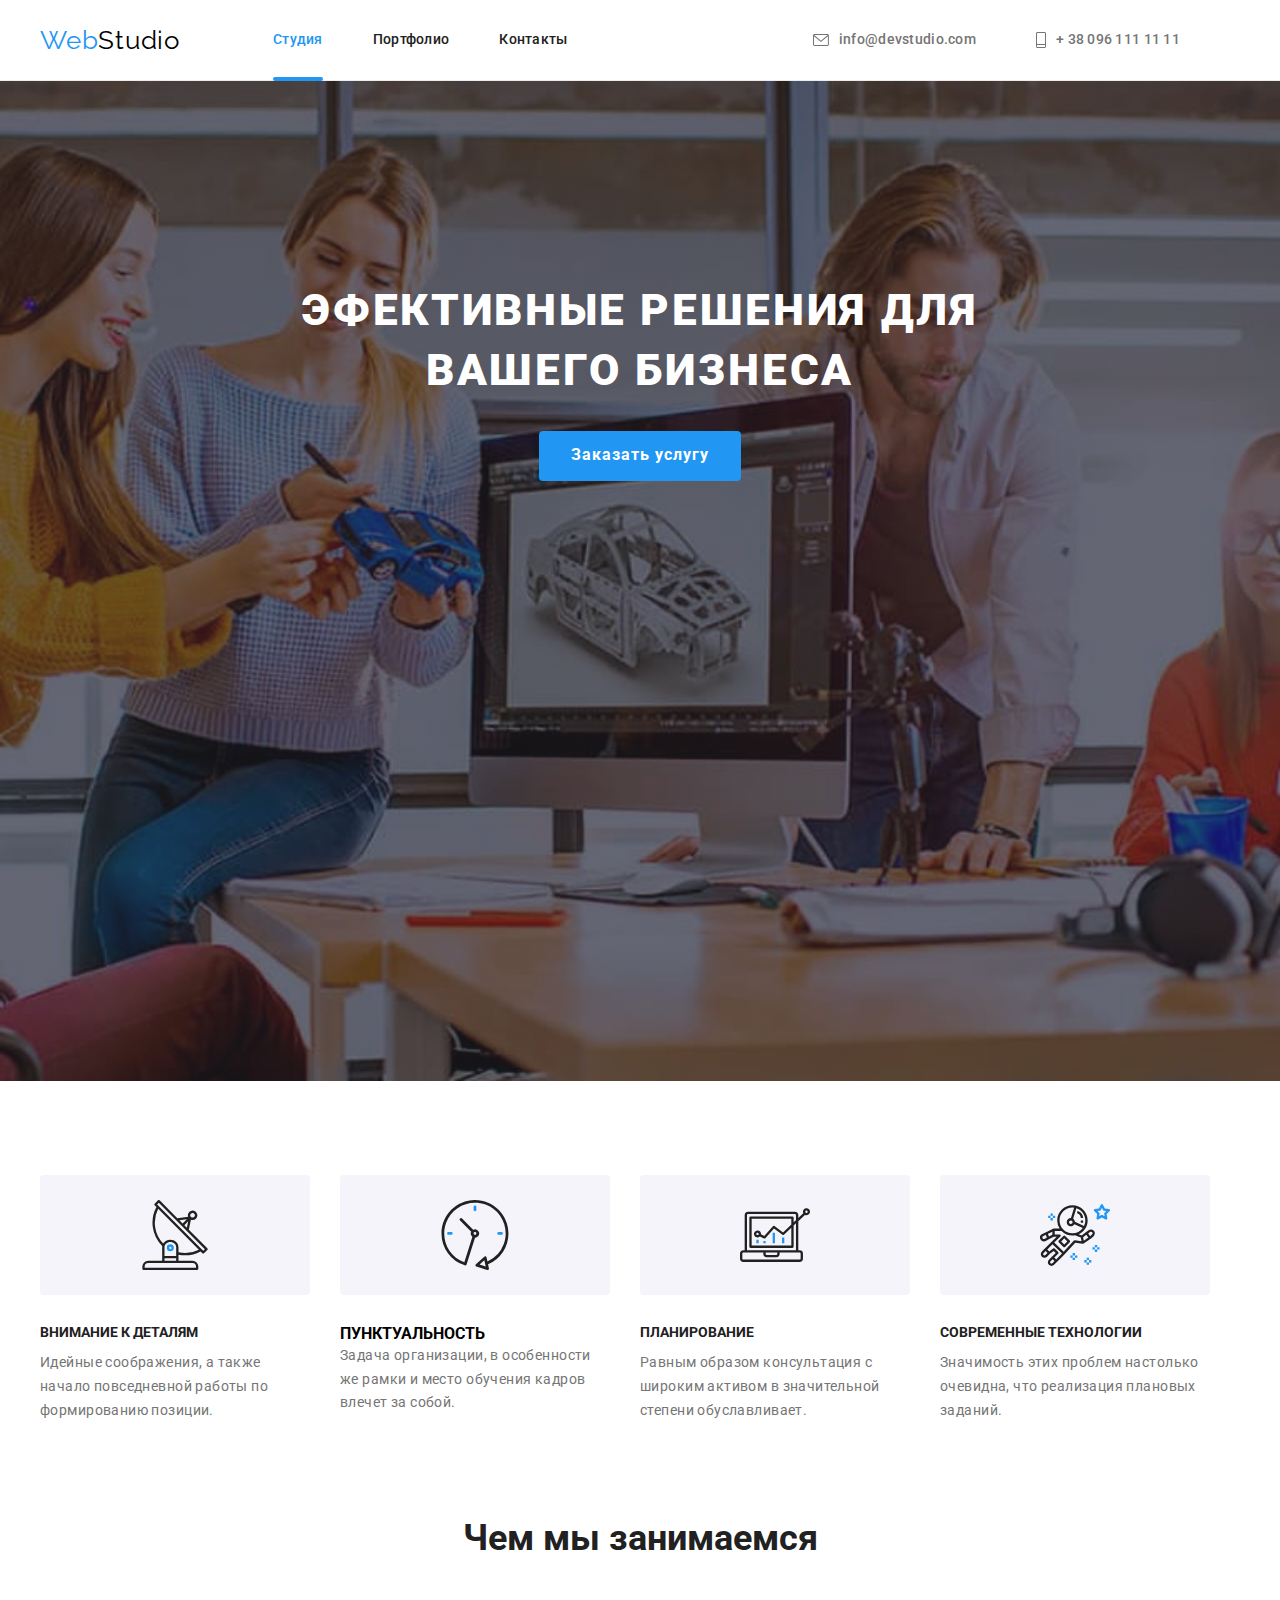
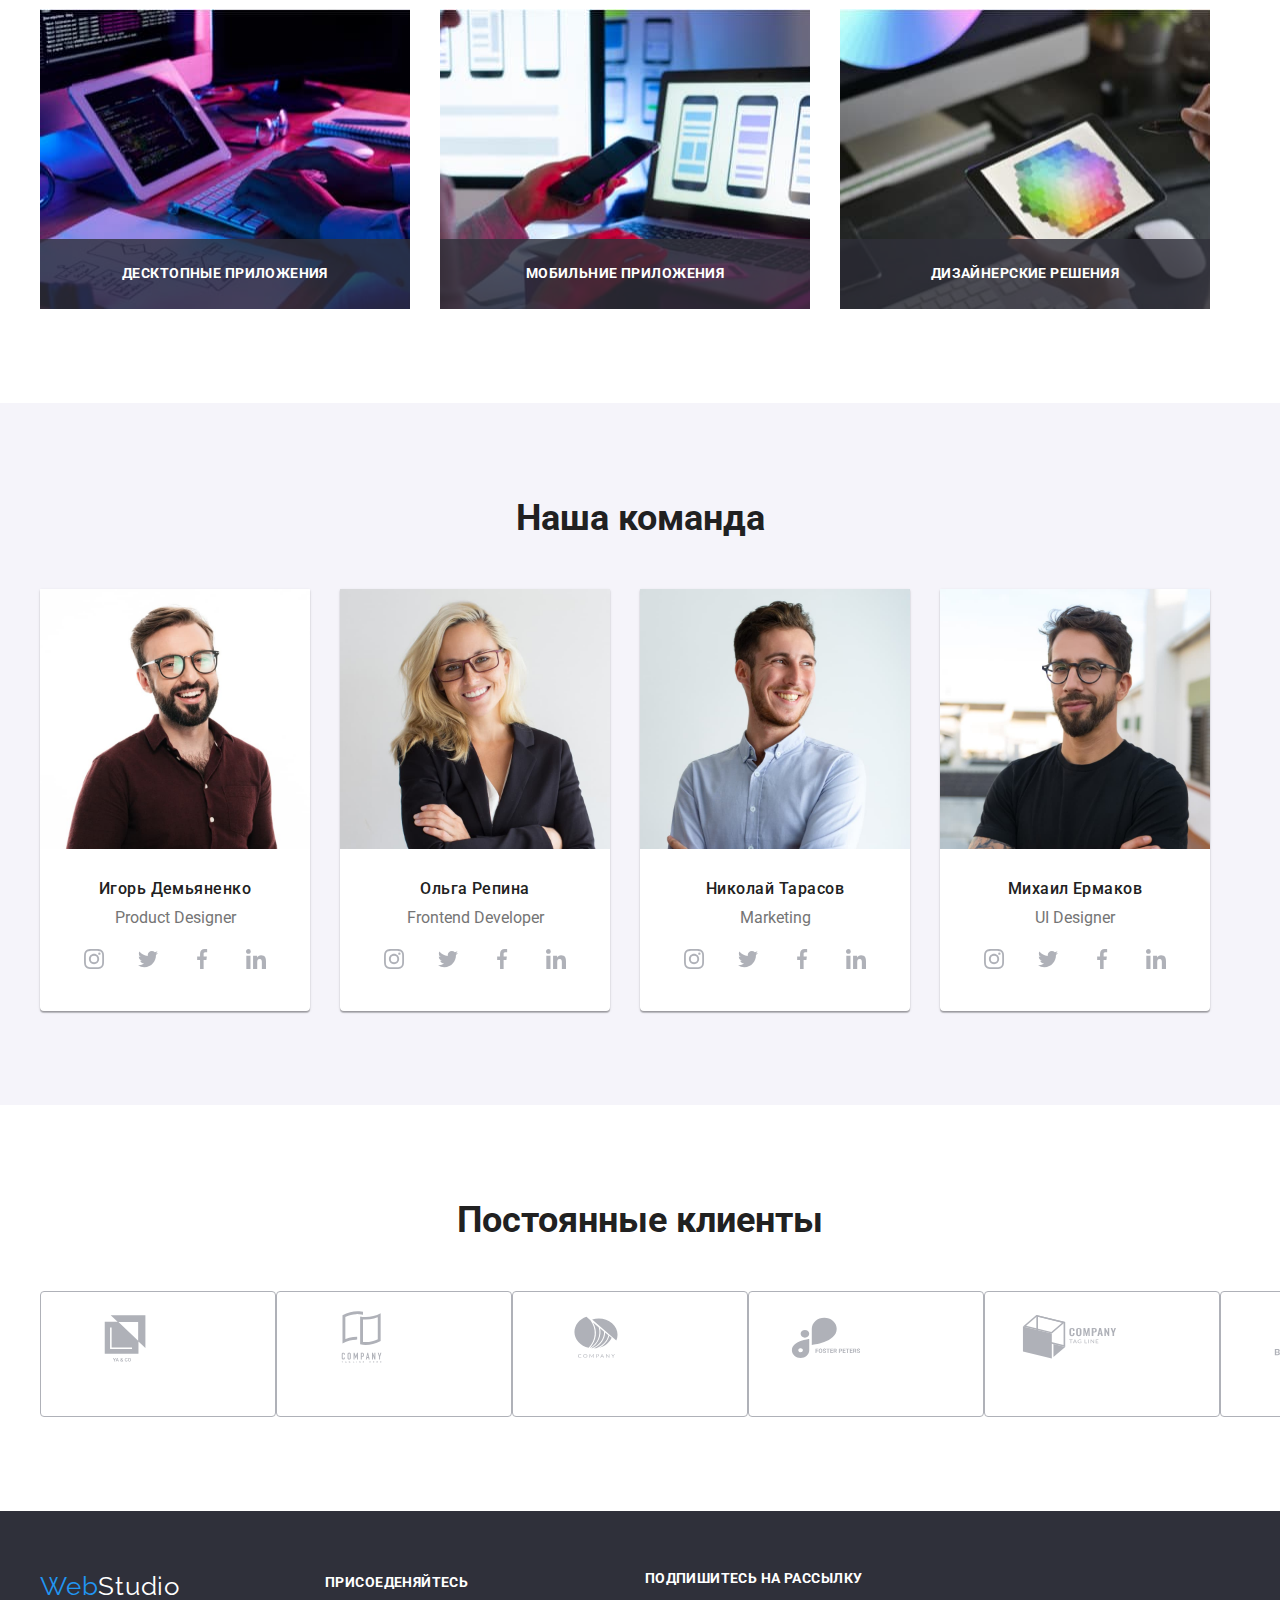
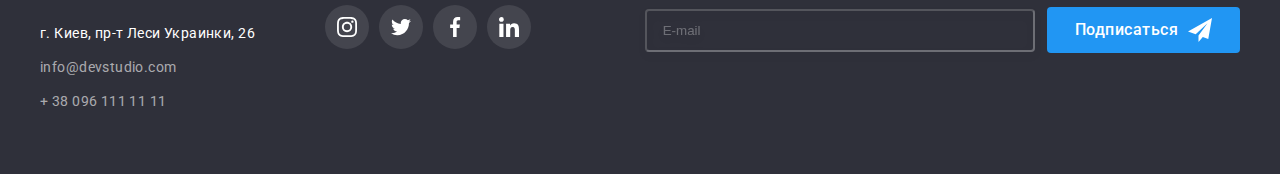
<file: index.html>
<!DOCTYPE html>
<html lang="ru">
  <head>
    <meta charset="UTF-8" />
    <meta http-equiv="X-UA-Compatible" content="IE=edge" />
    <meta name="viewport" content="width=device-width, initial-scale=1.0" />
    <title>Document</title>
    <link rel="preconnect" href="https://fonts.googleapis.com" />
    <link rel="preconnect" href="https://fonts.gstatic.com" crossorigin />
    <link
      href="https://fonts.googleapis.com/css2?family=Raleway:wght@700&family=Roboto:wght@400;500;700;900&display=swap"
      rel="stylesheet"
    />
    <link
      rel="stylesheet"
      href="https://cdnjs.cloudflare.com/ajax/libs/modern-normalize/1.1.0/modern-normalize.min.css"
      integrity="sha512-wpPYUAdjBVSE4KJnH1VR1HeZfpl1ub8YT/NKx4PuQ5NmX2tKuGu6U/JRp5y+Y8XG2tV+wKQpNHVUX03MfMFn9Q=="
      crossorigin="anonymous"
      referrerpolicy="no-referrer"
    />
    <link rel="stylesheet" href="./css/styles.css" />
    <link rel="stylesheet" href="./css/main.min.css" />
  </head>
  <body class="body">
    <header class="header">
      <!-- header -->
      <div class="container header__flex">
        <a href="./" class="logo">
          <span class="logo__text">Web</span><span class="logo__text--color">Studio</span></a
        >
        <nav class="header__nav">
          <ul class="nav-site list">
            <li class="nav-site__item">
              <a href="./index.html" class="nav-site__link nav-site__link--active">Студия</a>
            </li>
            <li class="nav-site__item">
              <a href="./portfolio.html" class="nav-site__link">Портфолио</a>
            </li>
            <li class="nav-site__item"><a href="" class="nav-site__link">Контакты</a></li>
          </ul>
        </nav>
        <ul class="contacts list">
          <li class="contacts__item">
            <a class="contacts__link" href="mailto:info@devstudio.com">
              <svg class="contacts__icon" width="16" height="12">
                <use href="./images/icons.svg#icon-envelope"></use>
              </svg>
              info@devstudio.com
            </a>
          </li>
          <li class="contacts__item">
            <a class="contacts__link" href="tel:+380961111111">
              <svg class="contacts__icon .contacts__link--current" width="10" height="16">
                <use href="./images/icons.svg#icon-Vector"></use>
              </svg>
              + 38 096 111 11 11
            </a>
          </li>
        </ul>
      </div>
    </header>

    <!-- section 1 -->
    <main class="main">
      <section class="section services">
        <div class="container">
          <h1 class="services__text">ЭФЕКТИВНЫЕ РЕШЕНИЯ ДЛЯ ВАШЕГО БИЗНЕСА</h1>
          <button class="btm services__button" data-modal-open type="button">
            Заказать услугу
          </button>
        </div>
      </section>

      <!-- section 2 -->
      <section class="section styles">
        <div class="container">
          <h2 class="visually-hidden">Наш стиль</h2>
          <ul class="styles__line list">
            <li class="styles__item">
              <div class="styles__img">
                <svg class="styles__icon" width="70" height="70">
                  <use href="./images/icons.svg#icon-antenna"></use>
                </svg>
              </div>
              <h3 class="styles__header">ВНИМАНИЕ К ДЕТАЛЯМ</h3>
              <p class="styles__tex">
                Идейные соображения, а также начало повседневной работы по формированию позиции.
              </p>
            </li>
            <li class="styles__item">
              <div class="styles__img">
                <svg class="styles__icon" width="70" height="70">
                  <use href="./images/icons.svg#icon-clock"></use>
                </svg>
              </div>
              <h3 class="stylese__header">ПУНКТУАЛЬНОСТЬ</h3>
              <p class="styles__tex">
                Задача организации, в особенности же рамки и место обучения кадров влечет за собой.
              </p>
            </li>
            <li class="styles__item">
              <div class="styles__img">
                <svg class="styles__icon" width="70" height="70">
                  <use href="./images/icons.svg#icon-diagram"></use>
                </svg>
              </div>
              <h3 class="styles__header">ПЛАНИРОВАНИЕ</h3>
              <p class="styles__tex">
                Равным образом консультация с широким активом в значительной степени обуславливает.
              </p>
            </li>
            <li class="styles__item">
              <div class="styles__img">
                <svg class="styles__icon" width="70" height="70">
                  <use href="./images/icons.svg#icon-astronaut"></use>
                </svg>
              </div>
              <h3 class="styles__header">СОВРЕМЕННЫЕ ТЕХНОЛОГИИ</h3>
              <p class="styles__tex">
                Значимость этих проблем настолько очевидна, что реализация плановых заданий.
              </p>
            </li>
          </ul>
        </div>
      </section>
      <!-- section3 -->
      <section class="section hero">
        <div class="container">
          <h2 class="hero__title title">Чем мы занимаемся</h2>
          <ul class="hero__box list">
            <li class="hero__line">
              <div class="hero__img">
                <img class="img" src="./images/box1.jpg" alt="Графика" width="370" height="300" />
                <p class="hero__text">ДЕСКТОПНЫЕ ПРИЛОЖЕНИЯ</p>
              </div>
            </li>
            <li class="hero__line">
              <div class="hero__img">
                <img
                  class="img"
                  src="./images/box2.jpg"
                  alt="Доступность"
                  width="370"
                  height="300"
                />
                <p class="hero__text">MОБИЛЬНИЕ ПРИЛОЖЕНИЯ</p>
              </div>
            </li>
            <li class="hero__line">
              <div class="hero__img">
                <img class="img" src="./images/box3.jpg" alt="Палитра" width="370" height="300" />
                <p class="hero__text">ДИЗАЙНЕРСКИЕ РЕШЕНИЯ</p>
              </div>
            </li>
          </ul>
        </div>
      </section>
      <!-- section 4-->
      <section class="section team">
        <div class="container">
          <h2 class="team__title title">Наша команда</h2>
          <ul class="team__list list">
            <li class="team__img">
              <img
                class="team__image"
                src="./images/product.jpg"
                alt="Дизайнер"
                width="270"
                height="260"
              />
              <div class="team-styles">
                <h3 class="team__header">Игорь Демьяненко</h3>
                <p class="team__text" lang="en">Product Designer</p>
                <ul class="team-styles__list list">
                  <li class="team-styles__item">
                    <a href="#" class="team-styles__link link">
                      <svg class="team-item__icon" widht="20" height="20">
                        <use href="./images/icons.svg#icon-instagram"></use>
                      </svg>
                    </a>
                  </li>
                  <li class="team-styles__item">
                    <a href="" class="team-styles__link link">
                      <svg class="team-item__icon" widht="20" height="20">
                        <use href="./images/icons.svg#icon-twitter"></use>
                      </svg>
                    </a>
                  </li>
                  <li class="team-styles__item">
                    <a href="" class="team-styles__link link"
                      ><svg class="team-item__icon" widht="20" height="20">
                        <use href="./images/icons.svg#icon-facebook"></use>
                      </svg>
                    </a>
                  </li>
                  <li class="team-styles__item">
                    <a href="" class="team-styles__link link">
                      <svg class="team-item__icon" widht="20" height="20">
                        <use href="./images/icons.svg#icon-linkedin"></use>
                      </svg>
                    </a>
                  </li>
                </ul>
              </div>
            </li>
            <li class="team__img">
              <img
                class="team__image"
                src="./images/frontend.jpg"
                alt="Фронтенд"
                width="270"
                height="260"
              />
              <div class="team-styles">
                <h3 class="team__header">Ольга Репина</h3>
                <p class="team__text" lang="en">Frontend Developer</p>
                <ul class="team-styles__list list">
                  <li class="team-styles__item">
                    <a class="team-styles__link link" href="">
                      <svg class="team-item__icon" widht="20" height="20">
                        <use href="./images/icons.svg#icon-instagram"></use>
                      </svg>
                    </a>
                  </li>
                  <li class="team-styles__item">
                    <a class="team-styles__link link" href="">
                      <svg class="team-item__icon" widht="20" height="20">
                        <use href="./images/icons.svg#icon-twitter"></use>
                      </svg>
                    </a>
                  </li>
                  <li class="team-styles__item">
                    <a class="team-styles__link link" href="">
                      <svg class="team-item__icon" widht="20" height="20">
                        <use href="./images/icons.svg#icon-facebook"></use>
                      </svg>
                    </a>
                  </li>
                  <li class="team-styles__item">
                    <a class="team-styles__link link" href="">
                      <svg class="team-item__icon" widht="20" height="20">
                        <use href="./images/icons.svg#icon-linkedin"></use>
                      </svg>
                    </a>
                  </li>
                </ul>
              </div>
            </li>
            <li class="team__img">
              <img
                class="team__image"
                src="./images/marketing.jpg"
                alt="Маркетинг"
                width="270"
                height="260"
              />
              <div class="team-styles">
                <h3 class="team__header">Николай Тарасов</h3>
                <p class="team__text" lang="en">Marketing</p>
                <ul class="team-styles__list list">
                  <li class="team-styles__item">
                    <a class="team-styles__link link" href="">
                      <svg class="team-item__icon" widht="20" height="20">
                        <use href="./images/icons.svg#icon-instagram"></use>
                      </svg>
                    </a>
                  </li>
                  <li class="team-styles__item">
                    <a class="team-styles__link link" href="">
                      <svg class="team-item__icon" widht="20" height="20">
                        <use href="./images/icons.svg#icon-twitter"></use>
                      </svg>
                    </a>
                  </li>
                  <li class="team-styles__item">
                    <a class="team-styles__link link" href="">
                      <svg class="team-item__icon" widht="20" height="20">
                        <use href="./images/icons.svg#icon-facebook"></use>
                      </svg>
                    </a>
                  </li>
                  <li class="team-styles__item">
                    <a class="team-styles__link link" href="">
                      <svg class="team-item__icon" widht="20" height="20">
                        <use href="./images/icons.svg#icon-linkedin"></use>
                      </svg>
                    </a>
                  </li>
                </ul>
              </div>
            </li>
            <li class="team__img">
              <img
                class="team__image"
                src="./images/ul.jpg"
                alt="Дизайнер"
                width="270"
                height="260"
              />
              <div class="team-styles">
                <h3 class="team__header">Михаил Ермаков</h3>
                <p class="team__text" lang="en">UI Designer</p>
                <ul class="team-styles__list list">
                  <li class="team-styles__item">
                    <a class="team-styles__link link" href="">
                      <svg class="team-item__icon" widht="20" height="20">
                        <use href="./images/icons.svg#icon-instagram"></use>
                      </svg>
                    </a>
                  </li>
                  <li class="team-styles__item">
                    <a class="team-styles__link link" href="">
                      <svg class="team-item__icon" widht="20" height="20">
                        <use href="./images/icons.svg#icon-twitter"></use>
                      </svg>
                    </a>
                  </li>
                  <li class="team-styles__item">
                    <a class="team-styles__link link" href="">
                      <svg class="team-item__icon" widht="20" height="20">
                        <use href="./images/icons.svg#icon-facebook"></use>
                      </svg>
                    </a>
                  </li>
                  <li class="team-styles__item">
                    <a class="team-styles__link link" href="">
                      <svg class="team-item__icon" widht="20" height="20">
                        <use href="./images/icons.svg#icon-linkedin"></use>
                      </svg>
                    </a>
                  </li>
                </ul>
              </div>
            </li>
          </ul>
        </div>
      </section>
      <!-- ________ section 5__________ -->
      <section class="section">
        <div class="container clients">
          <h2 class="clients_title title">Постоянные клиенты</h2>
          <ul class="clients-list list">
            <li class="clients-list__logo">
              <a href="" class="clients-list__link link"
                ><svg class="clients-list__icons" width="106" height="60">
                  <use href="./images/icons.svg#icon-Logo-1"></use>
                </svg>
              </a>
            </li>
            <li class="clients-list__logo">
              <a href="" class="clients-list__link link">
                <svg class="clients-list__icons" width="106" height="60">
                  <use href="./images/icons.svg#icon-Logo-2"></use>
                </svg>
              </a>
            </li>
            <li class="clients-list__logo">
              <a href="" class="clients-list__link link">
                <svg class="clients-list__icons" width="106" height="60">
                  <use href="./images/icons.svg#icon-Logo-3"></use>
                </svg>
              </a>
            </li>
            <li class="clients-list__logo">
              <a href="" class="clients-list__link link">
                <svg class="clients-list__icons" width="106" height="60">
                  <use href="./images/icons.svg#icon-Logo-4"></use>
                </svg>
              </a>
            </li>
            <li class="clients-list__logo">
              <a href="" class="clients-list__link link"
                ><svg class="clients-list__icons" width="106" height="60">
                  <use href="./images/icons.svg#icon-Logo-5"></use>
                </svg>
              </a>
            </li>
            <li class="clients-list__logo">
              <a href="" class="clients-list__link link">
                <svg class="clients-list__icons" width="106" height="60">
                  <use href="./images/icons.svg#icon-Logo-6"></use>
                </svg>
              </a>
            </li>
          </ul>
        </div>
      </section>
    </main>
    <!-- Footer -->
    <footer class="page-footer">
      <div class="container page-footer__container">
        <div class="page-footer__main">
          <a href="./" class="logo">
            <span class="logo__text">Web</span><span class="logo__footer--color">Studio</span>
          </a>
          <address class="page-footer__address">
            <p class="page-footer__text content">г. Киев, пр-т Леси Украинки, 26</p>
            <ul class="page-footer__list list">
              <li class="page-footer__contacts contacts__item">
                <a href="mailto:info@devstudio.com" class="page-footer__mail link">
                  info@devstudio.com
                </a>
              </li>
              <li class="page-footer__contacts contacts__item">
                <a href="tel:+380961111111" class="page-footer__tel link"> + 38 096 111 11 11</a>
              </li>
            </ul>
          </address>
        </div>
        <div class="page-footer__social">
          <h3 class="page-footer__text">ПРИСОЕДЕНЯЙТЕСЬ</h3>
          <ul class="page-footer__docket list">
            <li class="footer-docket__item">
              <a class="footer-docket__link link" href="">
                <svg class="footer-docket__icon" widht="20" height="20">
                  <use href="./images/icons.svg#icon-instagram"></use>
                </svg>
              </a>
            </li>
            <li class="footer-docket__item">
              <a class="footer-docket__link link" href="">
                <svg class="footer-docket__icon" widht="20" height="20">
                  <use href="./images/icons.svg#icon-twitter"></use>
                </svg>
              </a>
            </li>
            <li class="footer-docket__item">
              <a class="footer-docket__link link" href="">
                <svg class="footer-docket__icon" widht="20" height="20">
                  <use href="./images/icons.svg#icon-facebook"></use>
                </svg>
              </a>
            </li>
            <li class="footer-docket__item">
              <a class="footer-docket__link link" href="">
                <svg class="footer-docket__icon" widht="20" height="20">
                  <use href="./images/icons.svg#icon-linkedin"></use>
                </svg>
              </a>
            </li>
          </ul>
        </div>
        <div class="page-footer__subscribe">
          <h3 class="page-footer__subtitle">ПОДПИШИТЕСЬ НА РАССЫЛКУ</h3>
          <form class="form form__subscribe">
            <input class="form__input-subscribe" type="email" name="email" placeholder="E-mail" />
            <button class="btm button__main" type="submit">
              Подписаться
              <svg class="button__icon" width="24" height="24">
                <use href="./images/icons.svg#icon-send"></use>
              </svg>
            </button>
          </form>
        </div>
      </div>
    </footer>
    <!--  -->
    <div class="backdrop is-hidden" data-modal>
      <div class="modal">
        <button type="button" class="modal__close" data-modal-close>
          <svg class="modal__close-img" widht="18" height="18">
            <use href="./images/vek.svg#icon-close"></use>
          </svg>
        </button>
        <p class="modal__title">Оставьте свои данные, мы вам перезвоним</p>
        <form class="form modal__form">
          <div class="form__field">
            <label class="form__label" for="name">Имя</label>
            <input class="form__input" type="text" name="name" id="name" />
            <svg class="form__icon" width="18" height="18">
              <use href="./images/icons.svg#icon-person"></use>
            </svg>
          </div>
          <div class="form__field">
            <label class="form__label" for="phone">Телефон</label>
            <input class="form__input" type="tel" name="phone" id="phone" />
            <svg class="form__icon" width="18" height="18">
              <use href="./images/icons.svg#icon-phone"></use>
            </svg>
          </div>
          <div class="form__field">
            <label class="form__label" for="email">Почта</label>
            <input class="form__input" type="email" name="email" id="email" />
            <svg class="form__icon" width="18" height="18">
              <use href="./images/icons.svg#icon-email"></use>
            </svg>
          </div>
          <div class="form__field">
            <label class="form__label" for="comment">Комментарий</label>
            <textarea
              class="form__textarea"
              name="comment"
              id="comment"
              placeholder="Введите текст"
            ></textarea>
          </div>
          <!-- <div class="form-field form-checkbox"> -->
          <label for="agreemant" class="checkbox"
            ><input
              type="checkbox"
              name="agreemant"
              id="agreemant"
              class="checkbox__agreements-check visually-hidden"
            />

            <svg class="checkbox__agreements-icon" width="16" height="15">
              <use href="./images/symbol.svg#icon-check"></use>
            </svg>
            <span class="checkbox__agreements-text">
              Соглашаюсь с рассылкой и принимаю
              <a href="" class="checkbox__agreements-link">Условия договора</a>
            </span>
          </label>
          <!-- </div> -->
          <button class="btm checkbox__button" type="submit">Отправить</button>
        </form>
      </div>
    </div>
    <script src="./js/modal.js"></script>
  </body>
</html>
</file>
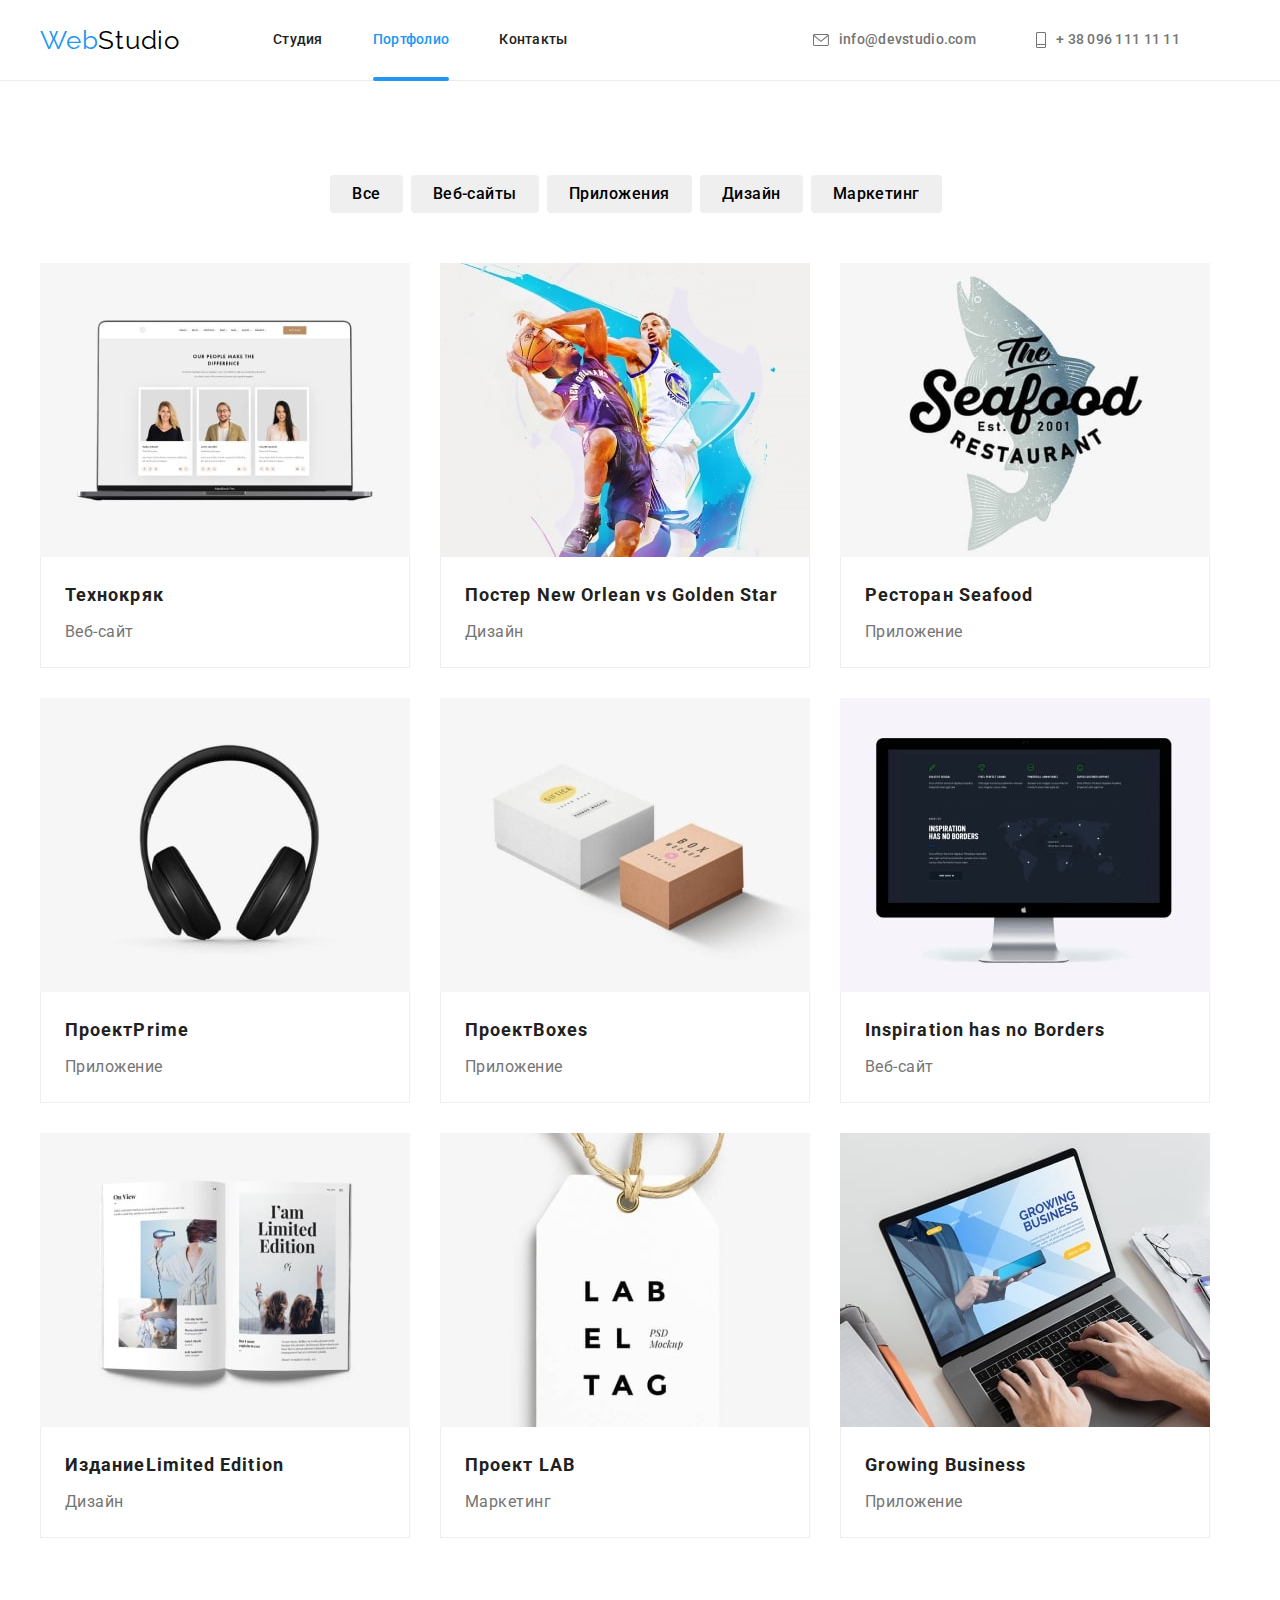
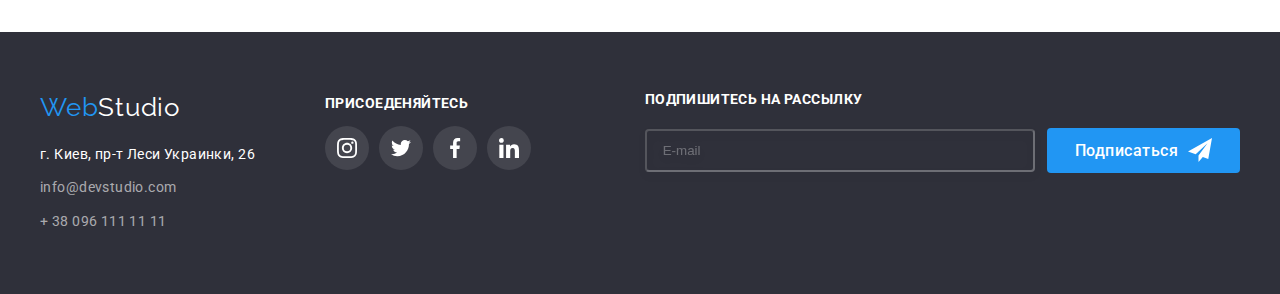
<file: portfolio.html>
<!DOCTYPE html>
<html lang="ru">
  <head>
    <meta charset="UTF-8" />
    <meta http-equiv="X-UA-Compatible" content="IE=edge" />
    <meta name="viewport" content="width=device-width, initial-scale=1.0" />
    <title>Document</title>
    <link rel="stylesheet" href="./css/styles.css" />
    <link rel="preconnect" href="https://fonts.googleapis.com" />
    <link rel="preconnect" href="https://fonts.gstatic.com" crossorigin />
    <link
      href="https://fonts.googleapis.com/css2?family=Raleway:wght@700&family=Roboto:wght@400;500;700;900&display=swap"
      rel="stylesheet"
    />
    <link
      rel="stylesheet"
      href="https://cdnjs.cloudflare.com/ajax/libs/modern-normalize/1.1.0/modern-normalize.min.css"
      integrity="sha512-wpPYUAdjBVSE4KJnH1VR1HeZfpl1ub8YT/NKx4PuQ5NmX2tKuGu6U/JRp5y+Y8XG2tV+wKQpNHVUX03MfMFn9Q=="
      crossorigin="anonymous"
      referrerpolicy="no-referrer"
    />
    <link rel="stylesheet" href="./css/styles.css" />
    <link rel="stylesheet" href="./css/main.min.css" />
  </head>
  <body class="body">
    <header class="header">
      <!-- header -->
      <div class="container header__flex">
        <a href="./" class="logo">
          <span class="logo__text">Web</span><span class="logo__text--color">Studio</span></a
        >
        <nav class="header__nav">
          <ul class="nav-site list">
            <li class="nav-site__item">
              <a href="./index.html" class="nav-site__link">Студия</a>
            </li>
            <li class="nav-site__item">
              <a href="./portfolio.html" class="nav-site__link nav-site__link--active">Портфолио</a>
            </li>
            <li class="nav-site__item"><a href="" class="nav-site__link">Контакты</a></li>
          </ul>
        </nav>
        <ul class="contacts list">
          <li class="contacts__item">
            <a class="contacts__link" href="mailto:info@devstudio.com">
              <svg class="contacts__icon" width="16" height="12">
                <use href="./images/icons.svg#icon-envelope"></use>
              </svg>
              info@devstudio.com
            </a>
          </li>
          <li class="contacts__item">
            <a class="contacts__link" href="tel:+380961111111">
              <svg class="contacts__icon .contacts__link--current" width="10" height="16">
                <use href="./images/icons.svg#icon-Vector"></use>
              </svg>
              + 38 096 111 11 11
            </a>
          </li>
        </ul>
      </div>
    </header>

    <main>
      <!-- section -->
      <section class="section all-services">
        <div class="container">
          <h1 class="visually-hidden">Услуги</h1>
          <ul class="button__active list">
            <li><button type="button" class="button__act button__act--current">Все</button></li>
            <li><button type="button" class="button__act">Веб-сайты</button></li>
            <li><button type="button" class="button__act">Приложения</button></li>
            <li><button type="button" class="button__act">Дизайн</button></li>
            <li><button type="button" class="button__act">Маркетинг</button></li>
          </ul>
          <div class="all-container">
            <ul class="all-list list">
              <li class="cards">
                <a href="" class="cards__styles link">
                  <div class="cards__img img">
                    <img src="./images/teсhno.jpg" alt="Технокряк" width="370" height="294" />
                    <p class="cards__caver">
                      Ресурс предлагает комплексные предложения с разным уровнем функционала и
                      сервисов. Все это позволит посетителю получить исчерпывающие сведения о
                      компании или частном лице.
                    </p>
                  </div>

                  <div class="cards__item">
                    <h3 class="cards__header">Технокряк</h3>
                    <p class="cards__text">Веб-сайт</p>
                  </div>
                </a>
              </li>
              <li class="cards">
                <a href="" class="cards__styles link">
                  <div class="cards__img img">
                    <img src="./images/poster.jpg" alt="Постер" width="370" height="294" />
                    <p class="cards__caver">
                      Ресурс предлагает комплексные предложения с разным уровнем функционала и
                      сервисов. Все это позволит посетителю получить исчерпывающие сведения о
                      компании или частном лице.
                    </p>
                  </div>

                  <div class="cards__item">
                    <h3 class="cards__header">
                      Постер <span lang="en">New Orlean vs Golden Star</span>
                    </h3>
                    <p class="cards__text">Дизайн</p>
                  </div>
                </a>
              </li>
              <li class="cards">
                <a href="" class="cards__styles link">
                  <div class="cards__img img">
                    <img src="./images/seafood.jpg" alt="Ресторан" width="370" height="294" />
                    <p class="cards__caver">
                      Ресурс предлагает комплексные предложения с разным уровнем функционала и
                      сервисов. Все это позволит посетителю получить исчерпывающие сведения о
                      компании или частном лице.
                    </p>
                  </div>

                  <div class="cards__item">
                    <h3 class="cards__header">Ресторан <span lang="en">Seafood</span></h3>
                    <p class="cards__text">Приложение</p>
                  </div>
                </a>
              </li>
              <li class="cards">
                <a href="" class="cards__styles link">
                  <div class="cards__img img">
                    <img src="./images/prime.jpg" alt="Проект" width="370" height="294" />
                    <p class="cards__caver">
                      Ресурс предлагает комплексные предложения с разным уровнем функционала и
                      сервисов. Все это позволит посетителю получить исчерпывающие сведения о
                      компании или частном лице.
                    </p>
                  </div>

                  <div class="cards__item">
                    <h3 class="cards__header">Проект<span lang="en">Prime</span></h3>
                    <p class="cards__text">Приложение</p>
                  </div>
                </a>
              </li>
              <li class="cards">
                <a href="" class="cards__styles link">
                  <div class="cards__img img">
                    <img src="./images/boxes.jpg" alt="Коробка" width="370" height="294" />
                    <p class="cards__caver">
                      Ресурс предлагает комплексные предложения с разным уровнем функционала и
                      сервисов. Все это позволит посетителю получить исчерпывающие сведения о
                      компании или частном лице.
                    </p>
                  </div>

                  <div class="cards__item">
                    <h3 class="cards__header">Проект<span lang="en">Boxes</span></h3>
                    <p class="cards__text">Приложение</p>
                  </div>
                </a>
              </li>
              <li class="cards">
                <a href="" class="cards__styles link">
                  <div class="cards__img img">
                    <img src="./images/no-borders.jpg" alt="Без границ" width="370" height="294" />
                    <p class="cards__caver">
                      Ресурс предлагает комплексные предложения с разным уровнем функционала и
                      сервисов. Все это позволит посетителю получить исчерпывающие сведения о
                      компании или частном лице.
                    </p>
                  </div>

                  <div class="cards__item">
                    <h3 lang="en" class="cards__header">Inspiration has no Borders</h3>
                    <p class="cards__text">Веб-сайт</p>
                  </div>
                </a>
              </li>
              <li class="cards">
                <a href="" class="cards__styles link">
                  <div class="cards__img img">
                    <img src="./images/edition.jpg" alt="Издание" width="370" height="294" />
                    <p class="cards__caver">
                      Ресурс предлагает комплексные предложения с разным уровнем функционала и
                      сервисов. Все это позволит посетителю получить исчерпывающие сведения о
                      компании или частном лице.
                    </p>
                  </div>

                  <div class="cards__item">
                    <h3 class="cards__header">Издание<span lang="en">Limited Edition</span></h3>
                    <p class="cards__text">Дизайн</p>
                  </div>
                </a>
              </li>
              <li class="cards">
                <a href="" class="cards__styles link">
                  <div class="cards__img img">
                    <img src="./images/lab.jpg" alt="Проект" width="370" height="294" />
                    <p class="cards__caver">
                      Ресурс предлагает комплексные предложения с разным уровнем функционала и
                      сервисов. Все это позволит посетителю получить исчерпывающие сведения о
                      компании или частном лице.
                    </p>
                  </div>

                  <div class="cards__item">
                    <h3 class="cards__header">Проект <span lang="en">LAB</span></h3>
                    <p class="cards__text">Маркетинг</p>
                  </div>
                </a>
              </li>
              <li class="cards">
                <a href="" class="cards__styles link">
                  <div class="cards__img img">
                    <img src="./images/growing.jpg" alt="Бизнес" width="370" height="294" />
                    <p class="cards__caver">
                      Ресурс предлагает комплексные предложения с разным уровнем функционала и
                      сервисов. Все это позволит посетителю получить исчерпывающие сведения о
                      компании или частном лице.
                    </p>
                  </div>

                  <div class="cards__item">
                    <h3 lang="en" class="cards__header">Growing Business</h3>
                    <p class="cards__text">Приложение</p>
                  </div>
                </a>
              </li>
            </ul>
          </div>
        </div>
      </section>
    </main>

    <!-- Footer -->
    <footer class="page-footer">
      <div class="container page-footer__container">
        <div class="page-footer__main">
          <a href="./" class="logo">
            <span class="logo__text">Web</span><span class="logo__footer--color">Studio</span>
          </a>
          <address class="page-footer__address">
            <p class="page-footer__text content">г. Киев, пр-т Леси Украинки, 26</p>
            <ul class="page-footer__list list">
              <li class="page-footer__contacts contacts__item">
                <a href="mailto:info@devstudio.com" class="page-footer__mail link">
                  info@devstudio.com
                </a>
              </li>
              <li class="page-footer__contacts contacts__item">
                <a href="tel:+380961111111" class="page-footer__tel link"> + 38 096 111 11 11</a>
              </li>
            </ul>
          </address>
        </div>
        <div class="page-footer__social">
          <h3 class="page-footer__text">ПРИСОЕДЕНЯЙТЕСЬ</h3>
          <ul class="page-footer__docket list">
            <li class="footer-docket__item">
              <a class="footer-docket__link link" href="">
                <svg class="footer-docket__icon" widht="20" height="20">
                  <use href="./images/icons.svg#icon-instagram"></use>
                </svg>
              </a>
            </li>
            <li class="footer-docket__item">
              <a class="footer-docket__link link" href="">
                <svg class="footer-docket__icon" widht="20" height="20">
                  <use href="./images/icons.svg#icon-twitter"></use>
                </svg>
              </a>
            </li>
            <li class="footer-docket__item">
              <a class="footer-docket__link link" href="">
                <svg class="footer-docket__icon" widht="20" height="20">
                  <use href="./images/icons.svg#icon-facebook"></use>
                </svg>
              </a>
            </li>
            <li class="footer-docket__item">
              <a class="footer-docket__link link" href="">
                <svg class="footer-docket__icon" widht="20" height="20">
                  <use href="./images/icons.svg#icon-linkedin"></use>
                </svg>
              </a>
            </li>
          </ul>
        </div>
        <div class="page-footer__subscribe">
          <h3 class="page-footer__subtitle">ПОДПИШИТЕСЬ НА РАССЫЛКУ</h3>
          <form class="form form__subscribe">
            <input class="form__input-subscribe" type="email" name="email" placeholder="E-mail" />
            <button class="btm button__main" type="submit">
              Подписаться
              <svg class="button__icon" width="24" height="24">
                <use href="./images/icons.svg#icon-send"></use>
              </svg>
            </button>
          </form>
        </div>
      </div>
    </footer>
  </body>
</html>
</file>
<file: css/styles.css>
/* index.html */
/* :root {
  --contacts-text-color: #757575;
  --header-styles-color: #212121;
  --accent-color: #2196f3;
  --primare-text-color: #ffffff;
  --beckground-second: #2f303a;
  --button-focus-color: #188ce8;
  --team-background-color: #f5f4fa;
  --logo-studio-color: #000000;
  --button-border-solid: #f5f4fa;
  --border-bottom-solid: #ececec;
  --services-styles-solid: #eeeeee;
  --footer-content-color: rgb(255, 255, 255, 0.6);
  --shadow-box-rgb: rgb(0 0 0 / 15%);
  --clients-list-color: #afb1b8;
} */
/* p,
h1,
h2,
h3,
h4,
h5,
h6 {
  margin: 0;
}
ul,
ol {
  margin: 0;
  padding-left: 0;
}
.body {
  font-family: 'Roboto', sans-serif;
  background-color: var(--primare-text-color);
  color: var(--primare-text-color);
}
.list {
  list-style-type: none;
  list-style: none;
  padding-inline-start: 0;
  margin: 0;
}
a {
  text-decoration: none;
} */
/* .section {
  padding-top: 94px;
  padding-bottom: 94px;
} */
/* .icon {
  fill: currentColor;
} */
/* ____________nav________ */

/* .container {
  width: 1200px;
  padding-left: 15px;
  padding-right: 15px;
  margin-left: auto;
  margin-right: auto;
  /* outline: 2px solid tomato; */
/* } */
/* .visually-hidden {
  position: absolute;
  white-space: nowrap;
  width: 1px;
  height: 1px;
  overflow: hidden;
  border: 0;
  padding: 0;
  clip: rect(0 0 0 0);
  clip-path: inset(50%);
  margin: -1px;
} */
*/

/* _______logo___________________ */
/* .logo {
  font-family: 'Raleway', sans-serif;
  font-size: 26px;
  line-height: 1.19;
  text-decoration: none;
  font-size: 26px;
  color: var(--accent-color);
  letter-spacing: 0.03em;
}
.logo__text--color {
  color: var(--logo-studio-color);
} */
/* -----------site-nav----------- */

/* .nav-site {
  display: flex;
  margin-left: 93px;
  height: 100%;
}

.nav-site__link {
  position: relative;
  font-weight: 500;
  font-size: 14px;
  line-height: 1.14;
  letter-spacing: 0.02em;
  padding: 32px 0;
  display: inline-flex;
  align-items: center;
  cursor: pointer;
  position: relative;

  color: var(--header-styles-color);

  transition: color 250ms cubic-bezier(0.4, 0, 0.2, 1);
}

.nav-site__link:hover,
.nav-site__link:focus,
.nav-site__link--active {
  color: var(--accent-color);
}

.nav-site__link--active::after {
  content: '';
  position: absolute;
  width: 100%;
  height: 4px;
  bottom: 0;
  display: block;
  background: var(--accent-color);
  border-radius: 2px;
  margin-bottom: -1px;

  transition: 250ms cubic-bezier(0.4, 0, 0.2, 1);
}
.nav-site__link:after {
  transform: scale(0);
}
.nav-site__link:hover::after,
.nav-site__link:focus::after,
.nav-site__link--active::after {
  transform: scaleX(1);
} */
/* .contacts__icon {
  display: inline-block;
  fill: currentColor;
  margin-right: 10px;
  margin-bottom: 0px;
}
.contacts__link {
  color: var(--contacts-text-color);
  text-decoration: none;
  font-weight: 500;
  font-size: 14px;
  line-height: 1.14;
  letter-spacing: 0.02em;
}
.contacts {
  display: flex;
  align-items: center;
  margin-left: auto;
} */
/* .contacts__link {
  font-weight: 500;
  font-size: 14px;
  line-height: 1.14;
  letter-spacing: 0.02em;
  color: var(--contacts-text-color);
  flex-direction: row;
  justify-content: end;
  margin-bottom: 0px;
  margin: auto;
  margin-right: 30px;
  
  display: flex;
  align-items: center;
  transition: color 250ms cubic-bezier(0.4, 0, 0.2, 1);
} */

/* .nav-site__item:not(last-child) {
  margin-right: 50px;
}
.contacts__item:not(last-child) {
  margin-right: 30px;
}
.contact__icon {
  margin-right: 10px;
} */

/* .contacts__link:hover,
.contacts__link:focus,
.contacts__link--current {
  color: var(--accent-color);
} */
/* _______services 1_______________ */

/* .services {
  max-width: 1600px;
  height: 600px;
  margin-left: auto;
  margin-right: auto;
  background-image: linear-gradient(to right, rgba(47, 48, 58, 0.4), rgba(47, 48, 58, 0.4)),
    url(../images/overl.jpg);

  background-repeat: no-repeat;
  background-position: center;
  background-size: cover;
  background-color: var(--beckground-second);
  text-align: center;
  padding: 200px 0;
} */
/* .services {
} */

/* .services .container {
  margin: auto;
} */
/* .services__text {
  color: var(--primare-text-color);
  font-weight: 900;
  font-size: 44px;
  line-height: 1.36;
  text-align: center;
  letter-spacing: 0.06em;
  text-transform: uppercase;
  color: var(--third-text-color);
  margin: 0 auto 30px;
  width: 696px;
}

.services__button:focus,
.services__button:hover {
  background-color: var(--button-focus-color);
}
.btm {
  background: var(--accent-color);
  color: var(--primare-text-color);
  cursor: pointer;
  font-family: 'Roboto', sans-serif;
  font-weight: 700;
  font-size: 16px;
  line-height: 1.9;
  border-width: 0;
  border-radius: 4px;
  display: flex;
  align-items: center;
  box-shadow: 0px 4px 4px, var(--shadow-box-rgb);
}

.services__button {
  text-align: center;
  letter-spacing: 0.06em;
  transition: background-color 250ms cubic-bezier(0.4, 0, 0.2, 1);

  padding: 10px 32px;

  margin-left: auto;
  margin-right: auto;
  height: 50px;
  min-width: 200px;
} */

/* __________section 2_____________ */
/* 
.styles-line__header {
  color: var(--header-styles-color);
  font-size: 14px;
  line-height: 1.14;
  list-style: none;
  margin-bottom: 10px;
}
.styles-line__tex {
  color: var(--contacts-text-color);
  font-weight: 400;
  font-size: 14px;
  line-height: 1.71;
  letter-spacing: 0.03em;
}

.styles-line__img {
  display: flex;
  border: none;
  padding: auto;
  height: 120px;
  background-color: var(--team-background-color);
  border-radius: 4px;
  margin-bottom: 30px;
  align-items: center;
  justify-content: center;
  fill: currentColor;
  padding: 0;
}
.styles-line {
  display: flex;
  flex-wrap: wrap;
}
.styles-line__item {
  width: 270px;
}
.styles-line__item:not(:last-child) {
  margin-right: 30px;
} */

/* _______section 3________ */
/* .title {
  font-weight: 700;
  font-size: 36px;
  line-height: 1.17;
  text-align: center;
  margin-bottom: 50px;
  color: var(--header-styles-color);
} */
/* .hero {
  padding-top: 0;
}
.hero-box {
  display: flex;
}
.hero-line {
  margin-right: 30px;
}
.hero-line:not(:last-child) {
  margin-right: 30px;
}
.hero-line__img {
  position: relative;
}
.hero-line__text {
  position: absolute;
  font-family: 'Roboto', sans-serif;
  font-weight: 700;
  font-size: 14px;
  line-height: 1.1;
  width: 100%;
  bottom: 0;
  padding-top: 27px;
  padding-bottom: 27px;
  text-align: center;
  letter-spacing: 0.03em;
  color: var(--primare-text-color);
  background: rgba(47, 48, 58, 0.8);
} */
/* _________________team___________ */

.team {
  background-color: var(--team-background-color);
}
.team-list {
  display: flex;
}
.team-img {
  width: 270px;
  background-color: var(--primare-text-color);
  margin-right: 30px;
  box-shadow: 0px 1px 3px rgb(0 0 0 / 12%), 0px 1px 1px rgb(0 0 0 / 14%),
    0px 2px 1px rgb(0 0 0 / 20%);
  border-radius: 0px 0px 4px 4px;
}

.team-img:not(:last-child) {
  margin-right: 30px;
}

/* .team-styles {
  padding: 30px 10px;
}

.team__header {
  color: var(--header-styles-color);
  font-weight: 500;
  font-size: 16px;
  line-height: 1.19;
  text-align: center;
  letter-spacing: 0.03em;
  margin-bottom: 10px;
}
.team__text {
  color: var(--contacts-text-color);
  font-weight: 400;
  font-size: 16px;
  line-height: 1.19;
  text-align: center;
  margin-bottom: 10px;
}
.team-styles__list {
  display: flex;
  justify-content: center;
} */

/* .team-styles__item + .team-styles__item {
  margin-left: 10px;
}

.team-styles__link {
  width: 44px;
  height: 44px;
  border-radius: 50%;
  display: flex;
  justify-content: center;
  align-items: center;
  color: var(--clients-list-color);
  transition: background-color 250ms cubic-bezier(0.4, 0, 0.2, 1),
    color 250ms cubic-bezier(0.4, 0, 0.2, 1);
}

.team-styles__link:hover,
.team-styles__link:focus {
  background-color: var(--accent-color);
  color: var(--primare-text-color);
}
.team-item__icon {
  fill: currentColor;
} */

/* <!-- ________ section 5__________ --> */
/* .clients-list {
  display: flex;
  justify-content: space-between;
}
.clients-list__logo {
  display: inline-block;
} */
/* .clients-list__link {
  display: flex;
  width: 170px;
  height: 92px;
  text-align: center;
  padding: 16px 32px;
  border: 1px solid var(--clients-list-color);
  border-radius: 4px;
  fill: currentColor;
  color: var(--clients-list-color);
  transition: border-color 250ms cubic-bezier(0.4, 0, 0.2, 1),
    color 250ms cubic-bezier(0.4, 0, 0.2, 1);
}
.clients-list__link:hover,
.clients-list__link:focus {
  border-color: var(--button-focus-color);
  color: var(--button-focus-color); } */

/* portfolio */

/* --------------button-------- */
/* .button__act:hover,
.button__act:focus {
  background: var(--accent-color);
  color: var(--primare-text-color);
  box-shadow: 0px 3px 1px rgba(0, 0, 0, 0.1), 0px 1px 2px rgba(0, 0, 0, 0.08),
    0px 2px 2px rgba(0, 0, 0, 0.12);
}
.button__active {
  display: flex;
  margin-bottom: 50px;
  justify-content: center;
} */

/* .button__act:not(last-child) {
  margin-right: 8px;
}
.button__act {
  font-weight: 500;
  text-align: center;
  margin-right: 8px;
  font-size: 16px;
  line-height: 1.62;
  letter-spacing: 0.03em;
  padding: 6px 22px;
  cursor: pointer;
  display: block;
  font-family: 'Roboto', sans-serif;
  border: 0;
  border-radius: 4px;
  border-color: transparent;
  transition: color 250ms cubic-bezier(0.4, 0, 0.2, 1),
    background-color 250ms cubic-bezier(0.4, 0, 0.2, 1),
    box-shadow 250ms cubic-bezier(0.4, 0, 0.2, 1);
} */
/* -----------all----------- */
/* .all-cards__styles:focus,
.all-cards__styles:hover {
  box-shadow: 0px 1px 1px rgba(0, 0, 0, 0.12), 0px 4px 4px rgba(0, 0, 0, 0.06),
    1px 4px 6px rgba(0, 0, 0, 0.16);
} */
/* .all-cards:hover .all-cards__caver {
  transform: translateY(0);
}
.all-cards__styles {
  display: block;
  cursor: pointer;
}
.all-cards {
  width: 370px;
  margin-right: 30px;
  margin-bottom: 30px;
} */
/* 
.img {
  display: block;
  width: 100%;
  height: auto;
}
.all-cards__img {
  position: relative;
  overflow: hidden;
}
.all-cards__caver {
  position: absolute;
  top: 0;
  left: 0;
  font-weight: 400;
  line-height: 1.6;
  letter-spacing: 0.03em;
  height: 100%;
  background-color: rgba(33, 150, 243, 0.9);
  color: var(--primare-text-color);
  padding: 63px 24px;
  transform: translateY(100%);
  transition: transform 250ms cubic-bezier(0.4, 0, 0.2, 1);
} */

/* .all-list {
  display: flex;
  flex-wrap: wrap;
}
.all-cards__item {
  border-top: none;
  padding: 20px 24px;
  border-bottom: 1px solid var(--services-styles-solid);
  border-left: 1px solid var(--services-styles-solid);
  border-right: 1px solid var(--services-styles-solid);
}

.all-cards:nth-child(3n) {
  margin-right: 0;
}
.all-cards:nth-last-child(-n + 3) {
  margin-bottom: 0;
}
.all-cards__header {
  color: var(--header-styles-color);
  font-weight: 700;
  font-size: 18px;
  line-height: 2;
  margin-bottom: 4px;
  letter-spacing: 0.06em;
}
.all-cards__text {
  color: var(--contacts-text-color);
  font-weight: 400;
  letter-spacing: 0.03em;
  font-size: 16px;
  line-height: 1.87;
} */

/* ----------footer---------------- */

/* .page-footer {
  background-color: var(--beckground-second);
  padding-top: 60px;
  padding-bottom: 60px;
} */

/* .page-footer__container {
  display: flex;
  justify-self: flex-start;
}

.page-footer__main {
  margin-right: 70px;
} */

/* .footer-logo {
  font-family: 'Raleway', sans-serif;
  font-weight: 700;
  font-size: 26px;
  line-height: 1.19;
  letter-spacing: 0.03em;
  color: var(--accent-color);
} */
/* 
.logo__footer--color {
  color: var(--primare-text-color);
}

.page-footer__address {
  font-style: normal;
  margin-top: 20px;
}

.page-footer__text {
  font-size: 14px;
  line-height: 1.71;
  letter-spacing: 0.03em;
  color: var(--primare-text-color);
  margin-top: 0;
  margin-bottom: 10px;
}

.page-footer__list {
  margin: 0;
  padding: 0;
}

.page-footer__contacts:not(:last-child) {
  margin-bottom: 10px;
} */

/* .page-footer__tel,
.page-footer__mail {
  display: inline-block;
  font-size: 14px;
  line-height: 1.71;
  letter-spacing: 0.03em;
  color: var(--footer-content-color);
  transition: color 250ms cubic-bezier(0.4, 0, 0.2, 1);
} */

/* .page-footer__mail:hover,
.page-footer__mail:focus,
.page-footer__tel:hover,
.page-footer__tel:focus {
  color: var(--accent-color);
} */
/* .page-footer__text {
  font-weight: 700;
  font-size: 14px;
  line-height: 16px;
  letter-spacing: 0.03em;
  text-transform: uppercase;
  color: var(--primare-text-color);
  margin: 0 0 20px 0;
}
.page-footer__social {
  display: flex;
  flex-direction: column;
}
.page-footer__docket {
  display: flex;
}

.footer-docket__item + .footer-docket__item {
  padding: 0;
  margin-left: 10px;
} */

.footer-docket__link {
  width: 44px;
  height: 44px;
  background: rgba(255, 255, 255, 0.1);
  border-radius: 50%;
  display: flex;
  justify-content: center;
  align-items: center;
  fill: currentColor;
  color: var(--primare-text-color);
  transition: background-color 250ms cubic-bezier(0.4, 0, 0.2, 1);
}

.footer-docket__link:hover,
.footer-docket__link:focus {
  background-color: var(--accent-color);
}

.page-footer__subscribe {
  display: flex;
  margin-left: auto;
  flex-direction: column;
}

.page-footer__subtitle {
  color: var(--primare-text-color);
  font-weight: 700;
  font-size: 14px;
  line-height: 1.14;
  letter-spacing: 0.03em;
  text-transform: uppercase;
  margin-bottom: 20px;
}

.form__input-subscribe {
  border-color: rgba(255, 255, 255, 0.3);
  width: 358px;
  padding: 15px 16px;
  color: var(--main-background-color);
  filter: drop-shadow(0px 4px 4px rgba(0, 0, 0, 0.15));

  outline: none;
  transition: border-color 250ms cubic-bezier(0.4, 0, 0.2, 1);
  padding-left: 16px;
}

.form__input-subscribe::placeholder {
  color: rgba(255, 255, 255, 0.3);
}
.form__subscribe {
  display: flex;
  align-items: center;
}

.button__main {
  display: flex;
  align-items: center;
  padding: 10px 28px;
  margin: 0;
  margin-left: 12px;
  box-shadow: 0px 4px 4px rgb(0 0 0 / 15%);
  transition: background-color 250ms cubic-bezier(0.4, 0, 0.2, 1);
}

.button__icon {
  margin-left: 10px;
}
.form__input:focus {
  border-color: var(--accent-color);
}
/* .backdrop */

/* .backdrop {
  width: 100vw;
  height: 100vh;
  background: rgba(0, 0, 0, 0.5);
  position: fixed;
  top: 0;
  left: 0;
  opacity: 1;
  visibility: visible;

  transition: opacity 250ms cubic-bezier(0.4, 0, 0.2, 1),
    visibility 250ms cubic-bezier(0.4, 0, 0.2, 1);
} */

/* .backdrop.is-hidden {
  opacity: 0;
  visibility: hidden;
  pointer-events: none;
} */

/* .modal {
  position: absolute;
  min-height: 581px;
  min-width: 528px;
  top: 50%;
  left: 50%;
  margin: auto;
  background-color: var(--primare-text-color);
  transform: translate(-50%, -50%) scale(1);
  opacity: 1;
  box-shadow: 0px 1px 3px rgb(0 0 0 / 12%), 0px 1px 1px rgb(0 0 0 / 14%),
    0px 2px 1px rgb(0 0 0 / 20%);
  transition: transform 500ms cubic-bezier(0.4, 0, 0.2, 1);
  padding: 40px;
}

.backdrop.is-hidden .modal {
  transform: translate(-50%, -50%) scale(-2, 2);
}

.modal__close {
  width: 30px;
  height: 30px;
  display: flex;
  position: absolute;
  align-items: center;
  top: 8px;
  right: 8px;
  color: var(--logo-studio-color);
  cursor: pointer;
  background: var(--main-background-color);
  border-radius: 50%;
  border: 1px solid rgba(0, 0, 0, 0.1);
  box-sizing: border-box;

  transition: color 250ms cubic-bezier(0.4, 0, 0.2, 1),
    box-shadow 250ms cubic-bezier(0.4, 0, 0.2, 1),
    background-color 250ms cubic-bezier(0.4, 0, 0.2, 1);
}
.modal__icon {
  width: 11px;
  height: 11px;
  color: currentColor;
}

.modal__close:hover,
.modal__close:focus {
  color: var(--accent-color);
  border-color: var(--accent-color);
} */
/* _________form____________ */
/* .modal__title {
  font-family: 'Roboto';
  font-weight: 700;
  font-size: 20px;
  line-height: 1.15;
  text-align: center;
  letter-spacing: 0.03em;
  color: var(--header-styles-color);
  margin-bottom: 30px;
}

.form__field:not(.form-checkbox) {
  position: relative;
  display: flex;
  flex-direction: column;
  margin-top: 28px;
}

.form__field:first-child {
  margin-top: 18px;
}

.form__label {
  position: absolute;
  bottom: 100%;
  padding-bottom: 4px;

  font-size: 12px;
  line-height: 1.16;
  letter-spacing: 0.01em;
  cursor: pointer;
  color: var(--contacts-text-color);
}

.form__input {
  background-color: transparent;
  padding: 12px 12px 12px 42px;
  border: 1px solid rgba(33, 33, 33, 0.2);
  border-radius: 4px;

  cursor: text;
  transition: border-color 250ms cubic-bezier(0.4, 0, 0.2, 1);
}

.form__textarea {
  resize: none;
  padding: 12px 16px;
  height: 120px;
  background-color: transparent;

  border: 1px solid rgba(33, 33, 33, 0.2);
  border-radius: 4px;

  cursor: text;
  transition: border-color 250ms cubic-bezier(0.4, 0, 0.2, 1);
}

.form__textarea::placeholder {
  font-size: 14px;
  line-height: 1.16;
  letter-spacing: 0.01em;

  color: rgba(117, 117, 117, 0.5);
}

.form__field:not(.form-checkbox) .form__icon {
  color: currentColor;
  position: absolute;

  top: 50%;
  left: 12px;
  transform: translateY(-50%);

  transition: fill 250ms cubic-bezier(0.4, 0, 0.2, 1);
}

.form__input:focus + .form__icon {
  fill: var(--accent-color);
}
.form__input:focus,
.form__textarea:focus {
  border-color: var(--accent-color);
  outline: 0px;
} */
/* -----------checkbox-------------- */

/* .checkbox {
  margin-top: 20px;
  margin-bottom: 30px;
  display: flex;
  justify-content: center;
  align-items: center;
}
.checkbox__agreements-text {
  font-weight: 400;
  font-size: 14px;
  line-height: 1.71;
  letter-spacing: 0.03em;
  color: var(--contacts-text-color);
}

.checkbox__agreements-link {
  text-decoration: none;
  color: var(--accent-color);
  transition: text-decoration 250ms cubic-bezier(0.4, 0, 0.2, 1),
    color 250ms cubic-bezier(0.4, 0, 0.2, 1);
}

.checkbox__agreements-link:hover {
  text-decoration: underline;
  color: var(--button-focus-color);
}

.checkbox__agreements-icon {
  border: 2px solid var(--header-styles-color);
  border-radius: 2px;
  fill: transparent;
  margin-right: 8px;
}

.checkbox__agreements-check:checked + .checkbox__agreements-icon {
  background-color: var(--accent-color);
  fill: var(--primare-text-color);
  border: transparent;
  transition: background-color 250ms cubic-bezier(0.4, 0, 0.2, 1),
    fill 250ms cubic-bezier(0.4, 0, 0.2, 1), border 250ms cubic-bezier(0.4, 0, 0.2, 1);
}
.checkbox__button {
  display: block;
  padding: 10px 55px;
  transition: background-color 250ms cubic-bezier(0.4, 0, 0.2, 1);
  box-shadow: 0px 4px 4px rgb(0 0 0 / 15%);
  margin: 30px auto 0;
  cursor: pointer;
} */
</file>
<file: css/main.min.css>
:root{--contacts-text-color: #757575;--header-styles-color: #212121;--accent-color: #2196f3;--primare-text-color: #ffffff;--beckground-second: #2f303a;--button-focus-color: #188ce8;--team-background-color: #f5f4fa;--logo-studio-color: #000000;--button-border-solid: #f5f4fa;--border-bottom-solid: #ececec;--services-styles-solid: #eeeeee;--footer-content-color: rgb(255, 255, 255, 0.6);--shadow-box-rgb: rgb(0, 0, 0.15);--clients-list-color: #afb1b8}body{margin:0;font-family:Roboto, Arial, sans-serif;background-color:--main-text-color;color:--main-text-color;font-size:14px;line-height:1.14}img{display:block;max-width:100%}h1,h2,h3,h4,h5,p,ul{margin:0;padding:0}.link{text-decoration:none}.list{list-style-type:none;margin:0;padding:0}textarea{resize:none}a{text-decoration:none}.icon{fill:currentColor}ul,ol{margin:0;padding-left:0;text-decoration:none}.container{margin-left:auto;margin-right:auto;width:1200px;padding-right:15px;padding-left:15px}.section{padding-top:94px;padding-bottom:94px}.title{font-weight:700;font-size:36px;line-height:1.17;text-align:center;margin-bottom:50px;color:var(--header-styles-color)}.visually-hidden{position:absolute;white-space:nowrap;width:1px;height:1px;overflow:hidden;border:0;padding:0;clip:rect(0 0 0 0);-webkit-clip-path:inset(50%);clip-path:inset(50%);margin:-1px}.is-hidden{opacity:0;pointer-events:none;visibility:hidden}.logo{font-family:'Raleway', sans-serif;font-size:26px;line-height:1.19;text-decoration:none;font-size:26px;color:var(--accent-color);letter-spacing:0.03em}.logo__text--color{color:var(--logo-studio-color)}.logo__footer--color{color:var(--primare-text-color)}.backdrop{position:fixed;top:0;height:100%;width:100%;background-color:rgba(0,0,0,0.2);-webkit-transition:opacity 300ms, visibility 300ms;transition:opacity 300ms, visibility 300ms}.btm{display:-webkit-box;display:-ms-flexbox;display:flex;-webkit-box-pack:center;-ms-flex-pack:center;justify-content:center;-webkit-box-align:center;-ms-flex-align:center;align-items:center;background:var(--accent-color);color:var(--primare-text-color);cursor:pointer;font-family:'Roboto', sans-serif;font-weight:700;font-size:16px;line-height:1.9;border-width:0;border-radius:4px;-webkit-box-shadow:0px 4px 4px,var(--shadow-box-rgb);box-shadow:0px 4px 4px,var(--shadow-box-rgb)}.btm:hover,.btm:focus{background-color:var(--button-focus-color)}.button__active{margin-bottom:50px;display:-webkit-box;display:-ms-flexbox;display:flex;-webkit-box-pack:center;-ms-flex-pack:center;justify-content:center;-webkit-box-align:none;-ms-flex-align:none;align-items:none}.button__act{font-weight:500;text-align:center;font-size:16px;line-height:1.62;letter-spacing:0.03em;padding:6px 22px;cursor:pointer;display:block;font-family:'Roboto', sans-serif;border:0;border-radius:4px;margin-right:8px;border-color:transparent;-webkit-transition:color 250ms cubic-bezier(0.4, 0, 0.2, 1),background-color 250ms cubic-bezier(0.4, 0, 0.2, 1),-webkit-box-shadow 250ms cubic-bezier(0.4, 0, 0.2, 1);transition:color 250ms cubic-bezier(0.4, 0, 0.2, 1),background-color 250ms cubic-bezier(0.4, 0, 0.2, 1),-webkit-box-shadow 250ms cubic-bezier(0.4, 0, 0.2, 1);transition:color 250ms cubic-bezier(0.4, 0, 0.2, 1),background-color 250ms cubic-bezier(0.4, 0, 0.2, 1),box-shadow 250ms cubic-bezier(0.4, 0, 0.2, 1);transition:color 250ms cubic-bezier(0.4, 0, 0.2, 1),background-color 250ms cubic-bezier(0.4, 0, 0.2, 1),box-shadow 250ms cubic-bezier(0.4, 0, 0.2, 1),-webkit-box-shadow 250ms cubic-bezier(0.4, 0, 0.2, 1)}.button__act:hover,.button__act:focus{background:var(--accent-color);color:var(--primare-text-color);-webkit-box-shadow:0px 3px 1px rgba(0,0,0,0.1),0px 1px 2px rgba(0,0,0,0.08),0px 2px 2px rgba(0,0,0,0.12);box-shadow:0px 3px 1px rgba(0,0,0,0.1),0px 1px 2px rgba(0,0,0,0.08),0px 2px 2px rgba(0,0,0,0.12)}.button__act:not(last-child){margin-right:8px}.styles__line{display:-webkit-box;display:-ms-flexbox;display:flex;-ms-flex-wrap:wrap;flex-wrap:wrap}.styles__img{display:-webkit-box;display:-ms-flexbox;display:flex;border:none;padding:auto;height:120px;background-color:var(--team-background-color);border-radius:4px;margin-bottom:30px;-webkit-box-align:center;-ms-flex-align:center;align-items:center;-webkit-box-pack:center;-ms-flex-pack:center;justify-content:center;fill:currentColor;padding:0}.styles__tex{color:var(--contacts-text-color);font-weight:400;font-size:14px;line-height:1.71;letter-spacing:0.03em}.styles__header{color:var(--header-styles-color);font-size:14px;line-height:1.14;list-style:none;margin-bottom:10px}.styles__item{width:270px}.styles__item:not(:last-child){margin-right:30px}.header{border-bottom:1px solid var(--border-bottom-solid)}.header__flex{display:-webkit-box;display:-ms-flexbox;display:flex;-webkit-box-align:center;-ms-flex-align:center;align-items:center}.nav-site{display:-webkit-box;display:-ms-flexbox;display:flex;margin-left:93px;height:100%}.nav-site__item:not(last-child){margin-right:50px}.nav-site__link{position:relative;font-weight:500;font-size:14px;line-height:1.14;letter-spacing:0.02em;padding:32px 0;display:-webkit-inline-box;display:-ms-inline-flexbox;display:inline-flex;-webkit-box-align:center;-ms-flex-align:center;align-items:center;cursor:pointer;position:relative;color:var(--header-styles-color);-webkit-transition:color 250ms cubic-bezier(0.4, 0, 0.2, 1);transition:color 250ms cubic-bezier(0.4, 0, 0.2, 1)}.nav-site__link:hover,.nav-site__link:focus,.nav-site__link--active{color:var(--accent-color)}.nav-site__link--active::after{content:'';position:absolute;width:100%;height:4px;bottom:0;display:block;background:var(--accent-color);border-radius:2px;margin-bottom:-1px;-webkit-transition:250ms cubic-bezier(0.4, 0, 0.2, 1);transition:250ms cubic-bezier(0.4, 0, 0.2, 1)}.nav-site__link::after{-webkit-transform:scale(0);transform:scale(0)}.nav-site__link:hover::after,.nav-site__link:focus::after,.nav-site__link--active::after{-webkit-transform:scaleX(1);transform:scaleX(1)}.contacts{display:-webkit-box;display:-ms-flexbox;display:flex;-webkit-box-align:center;-ms-flex-align:center;align-items:center;margin-left:auto}.contacts__icon{display:inline-block;fill:currentColor;margin-right:10px;margin-bottom:0px;margin-right:10px}.contacts__item:not(last-child){margin-right:30px}.contacts__link{display:-webkit-box;display:-ms-flexbox;display:flex;-webkit-box-align:center;-ms-flex-align:center;align-items:center;-webkit-transition:color 250ms cubic-bezier(0.4, 0, 0.2, 1);transition:color 250ms cubic-bezier(0.4, 0, 0.2, 1);color:var(--contacts-text-color);text-decoration:none;font-weight:500;font-size:14px;line-height:1.14;letter-spacing:0.02em;-webkit-box-orient:horizontal;-webkit-box-direction:normal;-ms-flex-direction:row;flex-direction:row;-webkit-box-pack:end;-ms-flex-pack:end;justify-content:end;margin-bottom:0px;margin:auto;margin-right:30px}.contacts__link:hover,.contacts__link:focus,.contacts__link--current{color:var(--accent-color)}.hero{padding-top:0}.hero__box{display:-webkit-box;display:-ms-flexbox;display:flex}.hero__line{margin-right:30px}.hero__line:not(:last-child){margin-right:30px}.hero__img{position:relative}.hero__text{position:absolute;font-family:'Roboto', sans-serif;font-weight:700;font-size:14px;line-height:1.1;width:100%;bottom:0;padding-top:27px;padding-bottom:27px;text-align:center;letter-spacing:0.03em;color:var(--primare-text-color);background:rgba(47,48,58,0.8)}.services{max-width:1600px;height:600px;margin-left:auto;margin-right:auto;background-image:-webkit-gradient(linear, left top, right top, from(rgba(47,48,58,0.4)), to(rgba(47,48,58,0.4))),url(../images/overl.jpg);background-image:linear-gradient(to right, rgba(47,48,58,0.4), rgba(47,48,58,0.4)),url(../images/overl.jpg);background-repeat:no-repeat;background-position:center;background-size:cover;background-color:var(--beckground-second);text-align:center;padding:200px 0}.services__text{color:var(--primare-text-color);font-weight:900;font-size:44px;line-height:1.36;text-align:center;letter-spacing:0.06em;text-transform:uppercase;margin:0 auto 30px;width:696px}.services__button{text-align:center;letter-spacing:0.06em;-webkit-transition:background-color 250ms cubic-bezier(0.4, 0, 0.2, 1);transition:background-color 250ms cubic-bezier(0.4, 0, 0.2, 1);padding:10px 32px;margin-left:auto;margin-right:auto;height:50px;min-width:200px}.services__button:focus,.services__button:hover{background-color:var(--button-focus-color)}.team{background-color:var(--team-background-color)}.team__list{display:-webkit-box;display:-ms-flexbox;display:flex}.team__img{width:270px;background-color:var(--primare-text-color);margin-right:30px;-webkit-box-shadow:0px 1px 3px rgba(0,0,0,0.12),0px 1px 1px rgba(0,0,0,0.14),0px 2px 1px rgba(0,0,0,0.2);box-shadow:0px 1px 3px rgba(0,0,0,0.12),0px 1px 1px rgba(0,0,0,0.14),0px 2px 1px rgba(0,0,0,0.2);border-radius:0px 0px 4px 4px}.team__img:not(:last-child){margin-right:30px}.team__header{color:var(--header-styles-color);font-weight:500;font-size:16px;line-height:1.19;text-align:center;letter-spacing:0.03em;margin-bottom:10px}.team__text{color:var(--contacts-text-color);font-weight:400;font-size:16px;line-height:1.19;text-align:center;margin-bottom:10px}.team-styles{padding:30px 10px}.team-styles__list{display:-webkit-box;display:-ms-flexbox;display:flex;-webkit-box-pack:center;-ms-flex-pack:center;justify-content:center}.team-styles__item+.team-styles__item{margin-left:10px}.team-styles__link{width:44px;height:44px;border-radius:50%;display:-webkit-box;display:-ms-flexbox;display:flex;-webkit-box-pack:center;-ms-flex-pack:center;justify-content:center;-webkit-box-align:center;-ms-flex-align:center;align-items:center;color:var(--clients-list-color);-webkit-transition:background-color 250ms cubic-bezier(0.4, 0, 0.2, 1),color 250ms cubic-bezier(0.4, 0, 0.2, 1);transition:background-color 250ms cubic-bezier(0.4, 0, 0.2, 1),color 250ms cubic-bezier(0.4, 0, 0.2, 1)}.team-styles__link:hover,.team-styles__link:focus{background-color:var(--accent-color);color:var(--primare-text-color)}.team-item__icon{fill:currentColor}.clients-list{display:-webkit-box;display:-ms-flexbox;display:flex;-webkit-box-pack:justify;-ms-flex-pack:justify;justify-content:space-between}.clients-list__logo{display:inline-block}.clients-list__link{display:-webkit-box;display:-ms-flexbox;display:flex;width:170px;height:92px;text-align:center;padding:16px 32px;border:1px solid var(--clients-list-color);border-radius:4px;fill:currentColor;color:var(--clients-list-color);-webkit-transition:border-color 250ms cubic-bezier(0.4, 0, 0.2, 1),color 250ms cubic-bezier(0.4, 0, 0.2, 1);transition:border-color 250ms cubic-bezier(0.4, 0, 0.2, 1),color 250ms cubic-bezier(0.4, 0, 0.2, 1)}.clients-list__link:hover,.clients-list__link:focus{border-color:var(--button-focus-color);color:var(--button-focus-color)}.page-footer{background-color:var(--beckground-second);padding-top:60px;padding-bottom:60px}.page-footer__container{display:-webkit-box;display:-ms-flexbox;display:flex;justify-self:flex-start}.page-footer__main{margin-right:70px}.page-footer__address{font-style:normal;margin-top:20px}.page-footer__text{font-size:14px;line-height:1.71;letter-spacing:0.03em;color:var(--primare-text-color);margin-top:0;margin-bottom:10px}.page-footer__list{margin:0;padding:0}.page-footer__contacts:not(:last-child){margin-bottom:10px}.page-footer__tel,.page-footer__mail{display:inline-block;font-size:14px;line-height:1.71;letter-spacing:0.03em;color:var(--footer-content-color);-webkit-transition:color 250ms cubic-bezier(0.4, 0, 0.2, 1);transition:color 250ms cubic-bezier(0.4, 0, 0.2, 1)}.page-footer__tel:hover,.page-footer__tel:focus,.page-footer__mail:hover,.page-footer__mail:focus{color:var(--accent-color)}.footer-docket__item:not(:last-child){margin-right:10px}.page-footer__social{display:-webkit-box;display:-ms-flexbox;display:flex;-webkit-box-orient:vertical;-webkit-box-direction:normal;-ms-flex-direction:column;flex-direction:column}.page-footer__docket{display:-webkit-box;display:-ms-flexbox;display:flex}.page-footer__subscribe{display:-webkit-box;display:-ms-flexbox;display:flex;margin-left:auto;-webkit-box-orient:vertical;-webkit-box-direction:normal;-ms-flex-direction:column;flex-direction:column}.page-footer__subtitle{color:var(--primare-text-color);font-weight:700;font-size:14px;line-height:1.14;letter-spacing:0.03em;text-transform:uppercase;margin-bottom:20px}.form__input-subscribe{border-color:rgba(255,255,255,0.3);width:358px;padding:15px 16px;color:var(--primare-text-color);background-color:transparent;padding:12px 12px 12px 42px;border-radius:4px;cursor:text;outline:none;-webkit-transition:border-color 250ms cubic-bezier(0.4, 0, 0.2, 1);transition:border-color 250ms cubic-bezier(0.4, 0, 0.2, 1);padding-left:16px}.form__input-subscribe::-webkit-input-placeholder{color:rgba(255,255,255,0.3)}.form__input-subscribe:-ms-input-placeholder{color:rgba(255,255,255,0.3)}.form__input-subscribe::-ms-input-placeholder{color:rgba(255,255,255,0.3)}.form__input-subscribe::placeholder{color:rgba(255,255,255,0.3)}.form__input-subscribe:focus{fill:var(--accent-color);border-color:var(--accent-color);outline:0px}.form__subscribe{display:-webkit-box;display:-ms-flexbox;display:flex;-webkit-box-align:center;-ms-flex-align:center;align-items:center}.button__main{display:-webkit-box;display:-ms-flexbox;display:flex;-webkit-box-align:center;-ms-flex-align:center;align-items:center;padding:10px 28px;margin:0;margin-left:12px;font-weight:500;font-size:16px;line-height:1.62;letter-spacing:0.03em;text-align:center;border-radius:4px;-webkit-transition:background-color 250ms cubic-bezier(0.4, 0, 0.2, 1);transition:background-color 250ms cubic-bezier(0.4, 0, 0.2, 1)}.button__icon{margin-left:10px}.footer-docket__link{width:44px;height:44px;background:rgba(255,255,255,0.1);border-radius:50%;display:-webkit-box;display:-ms-flexbox;display:flex;-webkit-box-pack:center;-ms-flex-pack:center;justify-content:center;-webkit-box-align:center;-ms-flex-align:center;align-items:center;fill:currentColor;color:var(--primare-text-color);-webkit-transition:background-color 250ms cubic-bezier(0.4, 0, 0.2, 1);transition:background-color 250ms cubic-bezier(0.4, 0, 0.2, 1)}.footer-docket__link:hover,.footer-docket__link:focus{background-color:var(--accent-color)}.modal{position:absolute;min-height:581px;min-width:528px;top:50%;left:50%;margin:auto;background-color:var(--primare-text-color);-webkit-transform:translate(-50%, -50%) scale(1);transform:translate(-50%, -50%) scale(1);opacity:1;-webkit-box-shadow:0px 1px 3px #000,0px 1px 1px #000,0px 2px 1px #000;box-shadow:0px 1px 3px #000,0px 1px 1px #000,0px 2px 1px #000;-webkit-transition:-webkit-transform 500ms cubic-bezier(0.4, 0, 0.2, 1);transition:-webkit-transform 500ms cubic-bezier(0.4, 0, 0.2, 1);transition:transform 500ms cubic-bezier(0.4, 0, 0.2, 1);transition:transform 500ms cubic-bezier(0.4, 0, 0.2, 1), -webkit-transform 500ms cubic-bezier(0.4, 0, 0.2, 1);padding:40px}.modal__icon{width:11px;height:11px;color:currentColor}.modal__title{font-family:'Roboto';font-weight:700;font-size:20px;line-height:1.15;text-align:center;letter-spacing:0.03em;color:var(--header-styles-color);margin-bottom:30px}.modal__button{display:block;padding:10px 55px;-webkit-transition:background-color 250ms cubic-bezier(0.4, 0, 0.2, 1);transition:background-color 250ms cubic-bezier(0.4, 0, 0.2, 1);-webkit-box-shadow:0px 4px 4px #000;box-shadow:0px 4px 4px #000;margin:30px auto 0;cursor:pointer}.modal__close-img:hover,.modal__close-img:focus{fill:var(--accent-color)}.backdrop.is-hidden .modal{-webkit-transform:translate(-50%, -50%) scale(-2, 2);transform:translate(-50%, -50%) scale(-2, 2)}.modal__close{width:30px;height:30px;display:-webkit-box;display:-ms-flexbox;display:flex;position:absolute;-webkit-box-align:center;-ms-flex-align:center;align-items:center;top:8px;right:8px;color:var(--logo-studio-color);cursor:pointer;background:var(--main-background-color);border-radius:50%;border:1px solid rgba(0,0,0,0.1);-webkit-box-sizing:border-box;box-sizing:border-box;-webkit-transition:color 250ms cubic-bezier(0.4, 0, 0.2, 1),background-color 250ms cubic-bezier(0.4, 0, 0.2, 1),-webkit-box-shadow 250ms cubic-bezier(0.4, 0, 0.2, 1);transition:color 250ms cubic-bezier(0.4, 0, 0.2, 1),background-color 250ms cubic-bezier(0.4, 0, 0.2, 1),-webkit-box-shadow 250ms cubic-bezier(0.4, 0, 0.2, 1);transition:color 250ms cubic-bezier(0.4, 0, 0.2, 1),box-shadow 250ms cubic-bezier(0.4, 0, 0.2, 1),background-color 250ms cubic-bezier(0.4, 0, 0.2, 1);transition:color 250ms cubic-bezier(0.4, 0, 0.2, 1),box-shadow 250ms cubic-bezier(0.4, 0, 0.2, 1),background-color 250ms cubic-bezier(0.4, 0, 0.2, 1),-webkit-box-shadow 250ms cubic-bezier(0.4, 0, 0.2, 1)}.form__field:not(.form-checkbox){position:relative;display:-webkit-box;display:-ms-flexbox;display:flex;-webkit-box-orient:vertical;-webkit-box-direction:normal;-ms-flex-direction:column;flex-direction:column;margin-top:28px}.form__field:first-child{margin-top:18px}.form__label{position:absolute;bottom:100%;padding-bottom:4px;font-size:12px;line-height:1.16;letter-spacing:0.01em;cursor:pointer;color:var(--contacts-text-color)}.form__input{background-color:transparent;padding:12px 12px 12px 42px;border:1px solid rgba(33,33,33,0.2);border-radius:4px;cursor:text;-webkit-transition:border-color 250ms cubic-bezier(0.4, 0, 0.2, 1);transition:border-color 250ms cubic-bezier(0.4, 0, 0.2, 1)}.form__textarea{resize:none;padding:12px 16px;height:120px;background-color:transparent;border:1px solid rgba(33,33,33,0.2);border-radius:4px;cursor:text;-webkit-transition:border-color 250ms cubic-bezier(0.4, 0, 0.2, 1);transition:border-color 250ms cubic-bezier(0.4, 0, 0.2, 1)}.form__textarea::-webkit-input-placeholder{font-size:14px;line-height:1.16;letter-spacing:0.01em;color:rgba(117,117,117,0.5)}.form__textarea:-ms-input-placeholder{font-size:14px;line-height:1.16;letter-spacing:0.01em;color:rgba(117,117,117,0.5)}.form__textarea::-ms-input-placeholder{font-size:14px;line-height:1.16;letter-spacing:0.01em;color:rgba(117,117,117,0.5)}.form__textarea::placeholder{font-size:14px;line-height:1.16;letter-spacing:0.01em;color:rgba(117,117,117,0.5)}.form__field:not(.form-checkbox) .form__icon{color:currentColor;position:absolute;top:50%;left:12px;-webkit-transform:translateY(-50%);transform:translateY(-50%);-webkit-transition:fill 250ms cubic-bezier(0.4, 0, 0.2, 1);transition:fill 250ms cubic-bezier(0.4, 0, 0.2, 1)}.form__input:focus+.form__icon{fill:var(--accent-color)}.form__input:focus,.form__textarea:focus{border-color:var(--accent-color);outline:0px}.checkbox{margin-top:20px;margin-bottom:30px;display:-webkit-box;display:-ms-flexbox;display:flex;-webkit-box-pack:center;-ms-flex-pack:center;justify-content:center;-webkit-box-align:none;-ms-flex-align:none;align-items:none}.checkbox__agreements-text{font-weight:400;font-size:14px;line-height:1.71;letter-spacing:0.03em;color:var(--contacts-text-color)}.checkbox__agreements-icon{border:2px solid var(--header-styles-color);border-radius:2px;fill:transparent;margin-right:8px}.checkbox__agreements-link{text-decoration:none;color:var(--accent-color);-webkit-transition:color 250ms cubic-bezier(0.4, 0, 0.2, 1),-webkit-text-decoration 250ms cubic-bezier(0.4, 0, 0.2, 1);transition:color 250ms cubic-bezier(0.4, 0, 0.2, 1),-webkit-text-decoration 250ms cubic-bezier(0.4, 0, 0.2, 1);transition:text-decoration 250ms cubic-bezier(0.4, 0, 0.2, 1),color 250ms cubic-bezier(0.4, 0, 0.2, 1);transition:text-decoration 250ms cubic-bezier(0.4, 0, 0.2, 1),color 250ms cubic-bezier(0.4, 0, 0.2, 1),-webkit-text-decoration 250ms cubic-bezier(0.4, 0, 0.2, 1)}.checkbox__agreements-link:hover{text-decoration:underline;color:var(--button-focus-color)}.checkbox__agreements-check:checked+.checkbox__agreements-icon{background-color:var(--accent-color);fill:var(--primare-text-color);border:transparent;-webkit-transition:background-color 250ms cubic-bezier(0.4, 0, 0.2, 1),fill 250ms cubic-bezier(0.4, 0, 0.2, 1),border 250ms cubic-bezier(0.4, 0, 0.2, 1);transition:background-color 250ms cubic-bezier(0.4, 0, 0.2, 1),fill 250ms cubic-bezier(0.4, 0, 0.2, 1),border 250ms cubic-bezier(0.4, 0, 0.2, 1)}.checkbox__button{display:block;padding:10px 55px;-webkit-transition:background-color 250ms cubic-bezier(0.4, 0, 0.2, 1);transition:background-color 250ms cubic-bezier(0.4, 0, 0.2, 1);margin:30px auto 0;cursor:pointer}.cards__styles:focus,.cards__styles:hover{-webkit-box-shadow:0px 1px 1px rgba(0,0,0,0.12),0px 4px 4px rgba(0,0,0,0.06),1px 4px 6px rgba(0,0,0,0.16);box-shadow:0px 1px 1px rgba(0,0,0,0.12),0px 4px 4px rgba(0,0,0,0.06),1px 4px 6px rgba(0,0,0,0.16)}.cards:hover .cards__caver{-webkit-transform:translateY(0);transform:translateY(0)}.cards{width:370px;margin-right:30px;margin-bottom:30px}.cards__styles{display:block;cursor:pointer}.cards__img{position:relative;overflow:hidden}.cards__caver{position:absolute;top:0;left:0;font-weight:400;line-height:1.6;letter-spacing:0.03em;height:100%;background-color:rgba(33,150,243,0.9);color:var(--primare-text-color);padding:63px 24px;-webkit-transform:translateY(100%);transform:translateY(100%);-webkit-transition:-webkit-transform 250ms cubic-bezier(0.4, 0, 0.2, 1);transition:-webkit-transform 250ms cubic-bezier(0.4, 0, 0.2, 1);transition:transform 250ms cubic-bezier(0.4, 0, 0.2, 1);transition:transform 250ms cubic-bezier(0.4, 0, 0.2, 1), -webkit-transform 250ms cubic-bezier(0.4, 0, 0.2, 1)}.cards__text{color:var(--contacts-text-color);font-weight:400;letter-spacing:0.03em;font-size:16px;line-height:1.87}.cards__header{color:var(--header-styles-color);font-weight:700;font-size:18px;line-height:2;margin-bottom:4px;letter-spacing:0.06em}.cards:nth-child(3n){margin-right:0}.cards:nth-last-child(-n+3){margin-bottom:0}.cards__item{border-top:none;padding:20px 24px;border-bottom:1px solid var(--services-styles-solid);border-left:1px solid var(--services-styles-solid);border-right:1px solid var(--services-styles-solid)}.all-list{display:-webkit-box;display:-ms-flexbox;display:flex;-ms-flex-wrap:wrap;flex-wrap:wrap}
/*# sourceMappingURL=main.min.css.map */
</file>
